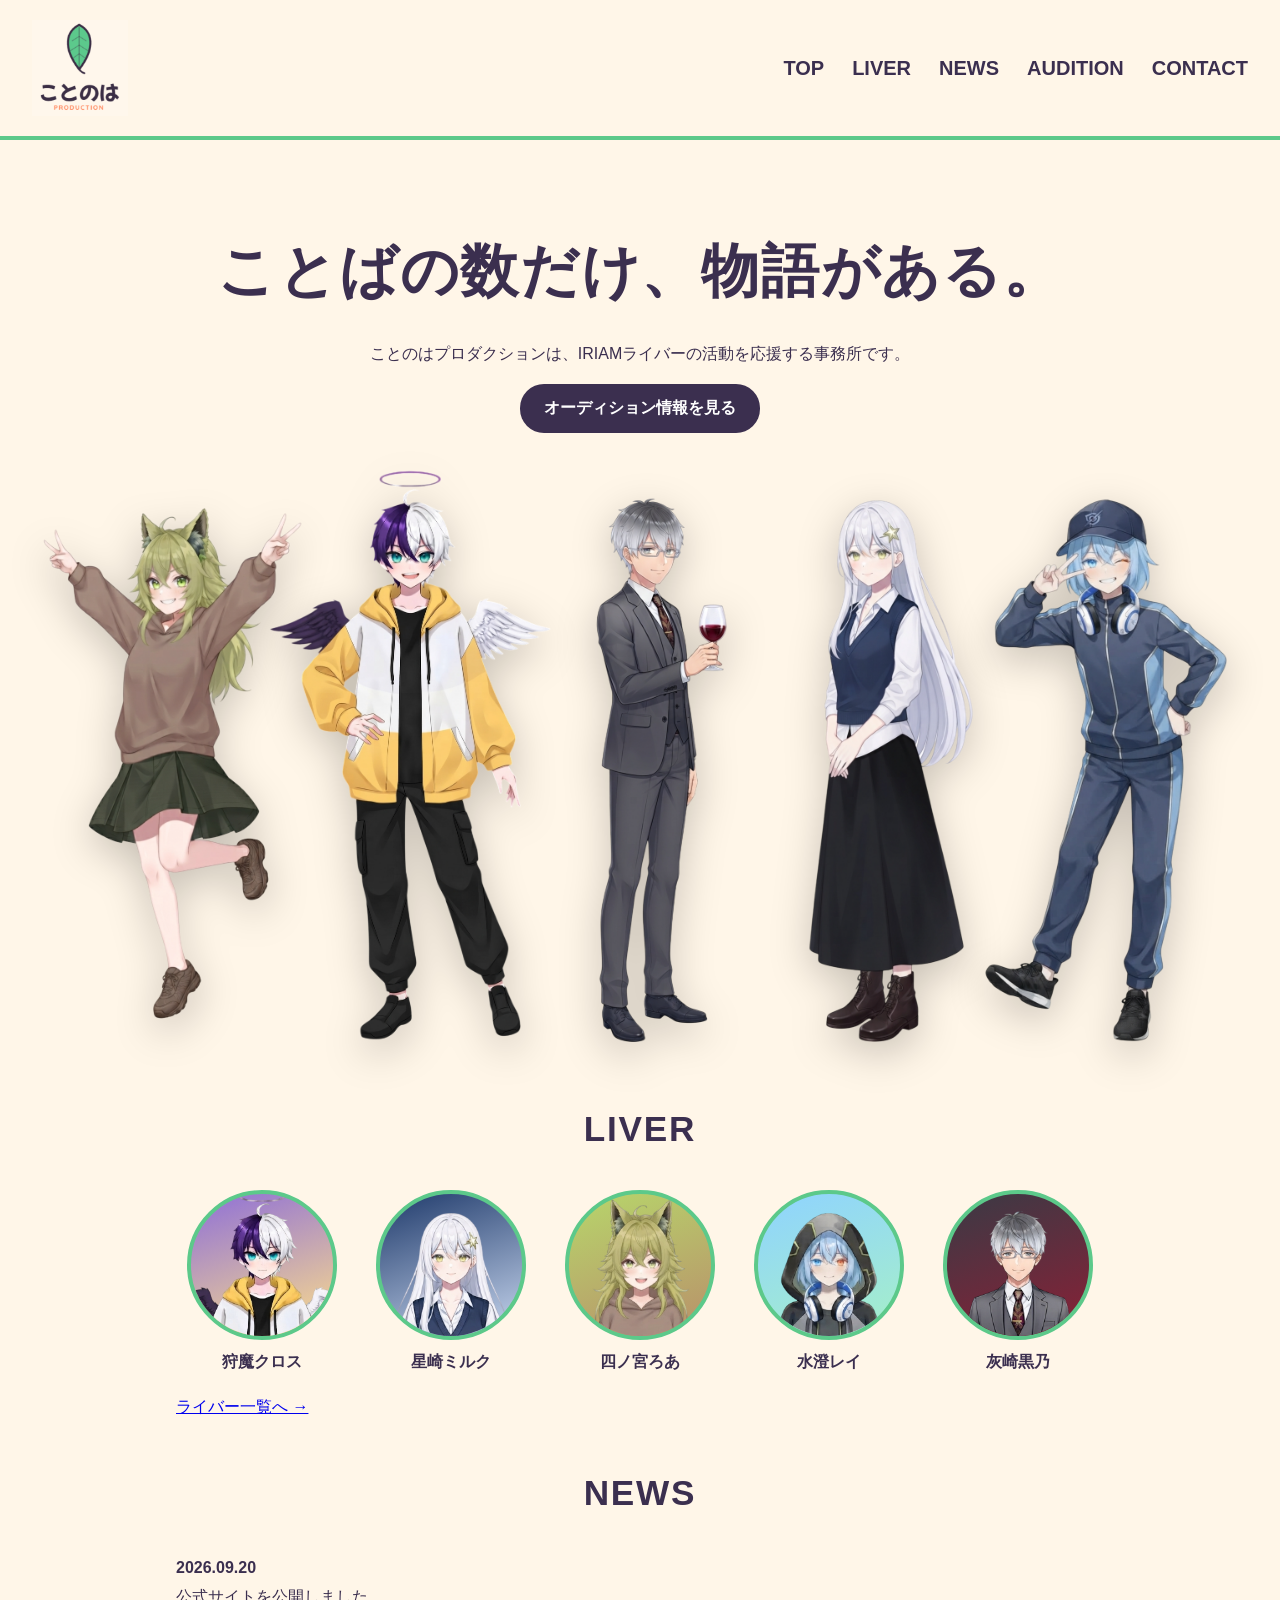
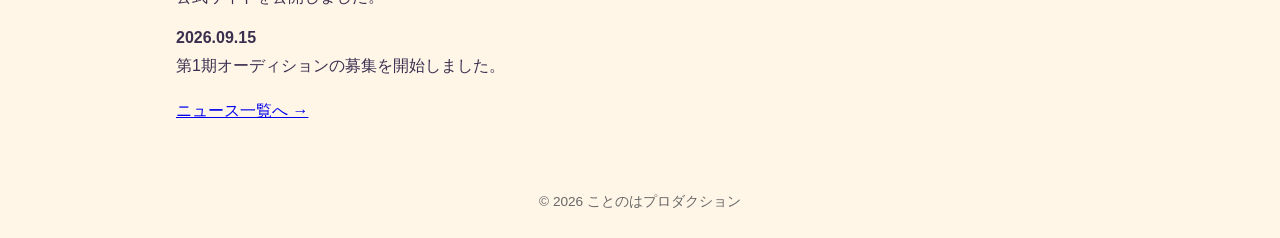
<file: index.html>
<!DOCTYPE html>
<html lang="ja">
<head>
<meta charset="UTF-8">
<meta name="viewport" content="width=device-width, initial-scale=1">
<meta name="google-site-verification" content="cT3nYLEIureT3OY2hs-fy20NwHS9FZTqyyYTFpOXE7c" />
<title>ことのはプロダクション 公式サイト | IRIAMライバー事務所</title>
<meta name="description" content="ことのはプロダクションは、IRIAMライバーが所属する事務所です。所属ライバー紹介、ニュース、オーディション情報を掲載しています。">
<meta property="og:title" content="ことのはプロダクション 公式サイト">
<meta property="og:description" content="IRIAMライバー事務所の公式サイト。">
<meta property="og:type" content="website">
<link rel="icon" href="images/logo.png">
<link rel="stylesheet" href="style.css">
</head>
<body>
<header>
  <a class="logo" href="index.html"><img src="images/logo.png" alt="ことのはプロダクション"></a>
  <nav><ul>
    <li><a href="index.html">TOP</a></li>
    <li><a href="talents.html">LIVER</a></li>
    <li><a href="news.html">NEWS</a></li>
    <li><a href="audition.html">AUDITION</a></li>
    <li><a href="contact.html">CONTACT</a></li>
  </ul></nav>
</header>
<main>
  <section class="hero">
    <h1>ことばの数だけ、物語がある。</h1>
    <p>ことのはプロダクションは、IRIAMライバーの活動を応援する事務所です。</p>
    <a class="btn" href="audition.html">オーディション情報を見る</a>
    <div class="collage">
      <img src="images/shinomiya-roa-jump.png" alt="四ノ宮ろあ">
      <img src="images/karuma-kurosu-collage.png" alt="狩魔クロス">
      <img src="images/haizaki-kurono-side.png" alt="灰崎黒乃">
      <img src="images/hoshizaki-milk-side.png" alt="星崎ミルク">
      <img src="images/mizumi-rei-jersey.png" alt="水澄レイ">
    </div>
  </section>
  <h2 class="section-title">LIVER</h2>
  <div class="icons">
    <a class="icon-link theme-kurosu" href="talent-kurosu.html"><div class="icon"><img src="images/karuma-kurosu.png" alt="狩魔クロス"></div>狩魔クロス</a>
    <a class="icon-link theme-milk" href="talent-milk.html"><div class="icon"><img src="images/hoshizaki-milk.png" alt="星崎ミルク"></div>星崎ミルク</a>
    <a class="icon-link theme-roa" href="talent-roa.html"><div class="icon"><img src="images/shinomiya-roa.png" alt="四ノ宮ろあ"></div>四ノ宮ろあ</a>
    <a class="icon-link theme-rei" href="talent-rei.html"><div class="icon"><img src="images/mizumi-rei.png" alt="水澄レイ"></div>水澄レイ</a>
    <a class="icon-link theme-haizaki" href="talent-haizaki.html"><div class="icon"><img src="images/haizaki-kurono.png" alt="灰崎黒乃"></div>灰崎黒乃</a>
  </div>
  <p><a href="talents.html">ライバー一覧へ →</a></p>
  <h2 class="section-title">NEWS</h2>
  <dl class="news">
    <dt>2026.09.20</dt><dd>公式サイトを公開しました。</dd>
    <dt>2026.09.15</dt><dd>第1期オーディションの募集を開始しました。</dd>
  </dl>
  <p><a href="news.html">ニュース一覧へ →</a></p>
</main>
<footer>&copy; 2026 ことのはプロダクション</footer>
</body>
</html>
</file>
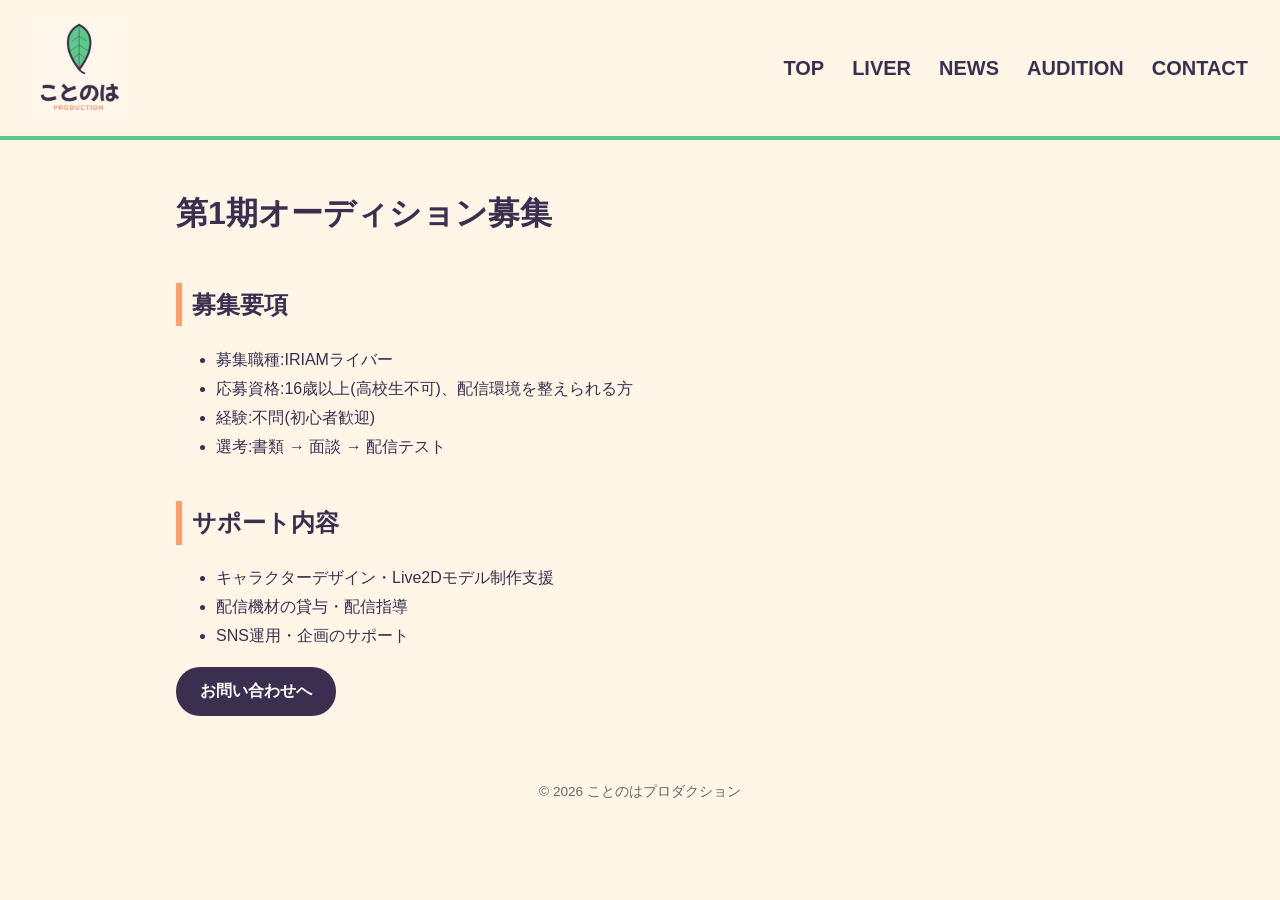
<file: audition.html>
<!DOCTYPE html>
<html lang="ja">
<head>
<meta charset="UTF-8">
<meta name="viewport" content="width=device-width, initial-scale=1">
<title>オーディション募集 | ことのはプロダクション</title>
<meta name="description" content="ことのはプロダクションの第1期IRIAMライバーオーディションの募集要項です。">
<meta property="og:title" content="オーディション募集 | ことのはプロダクション">
<meta property="og:type" content="website">
<link rel="icon" href="images/logo.png">
<link rel="stylesheet" href="style.css">
</head>
<body>
<header>
  <a class="logo" href="index.html"><img src="images/logo.png" alt="ことのはプロダクション"></a>
  <nav><ul>
    <li><a href="index.html">TOP</a></li>
    <li><a href="talents.html">LIVER</a></li>
    <li><a href="news.html">NEWS</a></li>
    <li><a href="audition.html">AUDITION</a></li>
    <li><a href="contact.html">CONTACT</a></li>
  </ul></nav>
</header>
<main>
  <h1>第1期オーディション募集</h1>
  <h2>募集要項</h2>
  <ul>
    <li>募集職種:IRIAMライバー</li>
    <li>応募資格:16歳以上(高校生不可)、配信環境を整えられる方</li>
    <li>経験:不問(初心者歓迎)</li>
    <li>選考:書類 → 面談 → 配信テスト</li>
  </ul>
  <h2>サポート内容</h2>
  <ul>
    <li>キャラクターデザイン・Live2Dモデル制作支援</li>
    <li>配信機材の貸与・配信指導</li>
    <li>SNS運用・企画のサポート</li>
  </ul>
  <p><a class="btn" href="contact.html">お問い合わせへ</a></p>
</main>
<footer>&copy; 2026 ことのはプロダクション</footer>
</body>
</html>
</file>
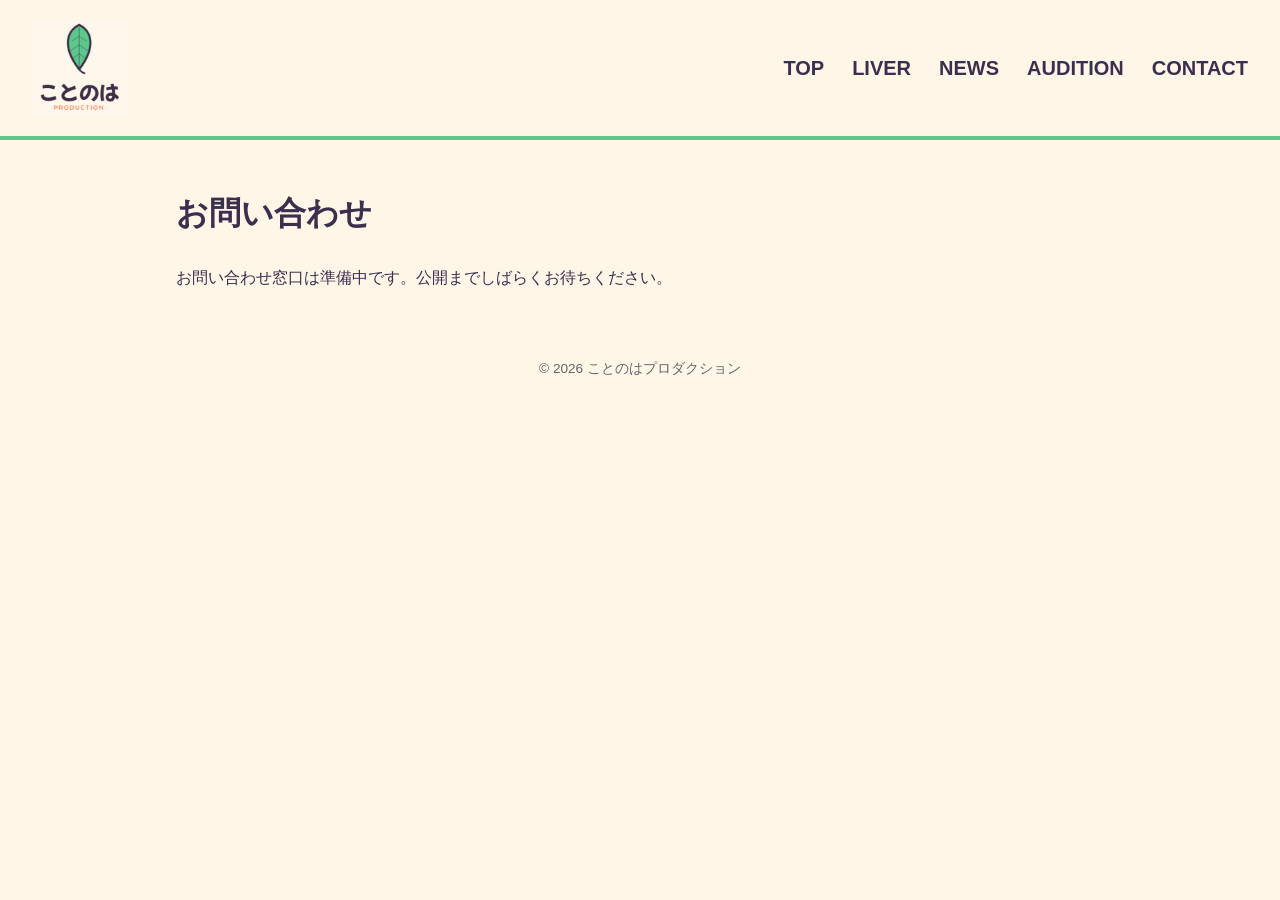
<file: contact.html>
<!DOCTYPE html>
<html lang="ja">
<head>
<meta charset="UTF-8">
<meta name="viewport" content="width=device-width, initial-scale=1">
<title>お問い合わせ | ことのはプロダクション</title>
<meta name="description" content="ことのはプロダクションへのお問い合わせページです。">
<meta property="og:title" content="お問い合わせ | ことのはプロダクション">
<meta property="og:type" content="website">
<link rel="icon" href="images/logo.png">
<link rel="stylesheet" href="style.css">
</head>
<body>
<header>
  <a class="logo" href="index.html"><img src="images/logo.png" alt="ことのはプロダクション"></a>
  <nav><ul>
    <li><a href="index.html">TOP</a></li>
    <li><a href="talents.html">LIVER</a></li>
    <li><a href="news.html">NEWS</a></li>
    <li><a href="audition.html">AUDITION</a></li>
    <li><a href="contact.html">CONTACT</a></li>
  </ul></nav>
</header>
<main>
  <h1>お問い合わせ</h1>
  <p>お問い合わせ窓口は準備中です。公開までしばらくお待ちください。</p>
</main>
<footer>&copy; 2026 ことのはプロダクション</footer>
</body>
</html>
</file>
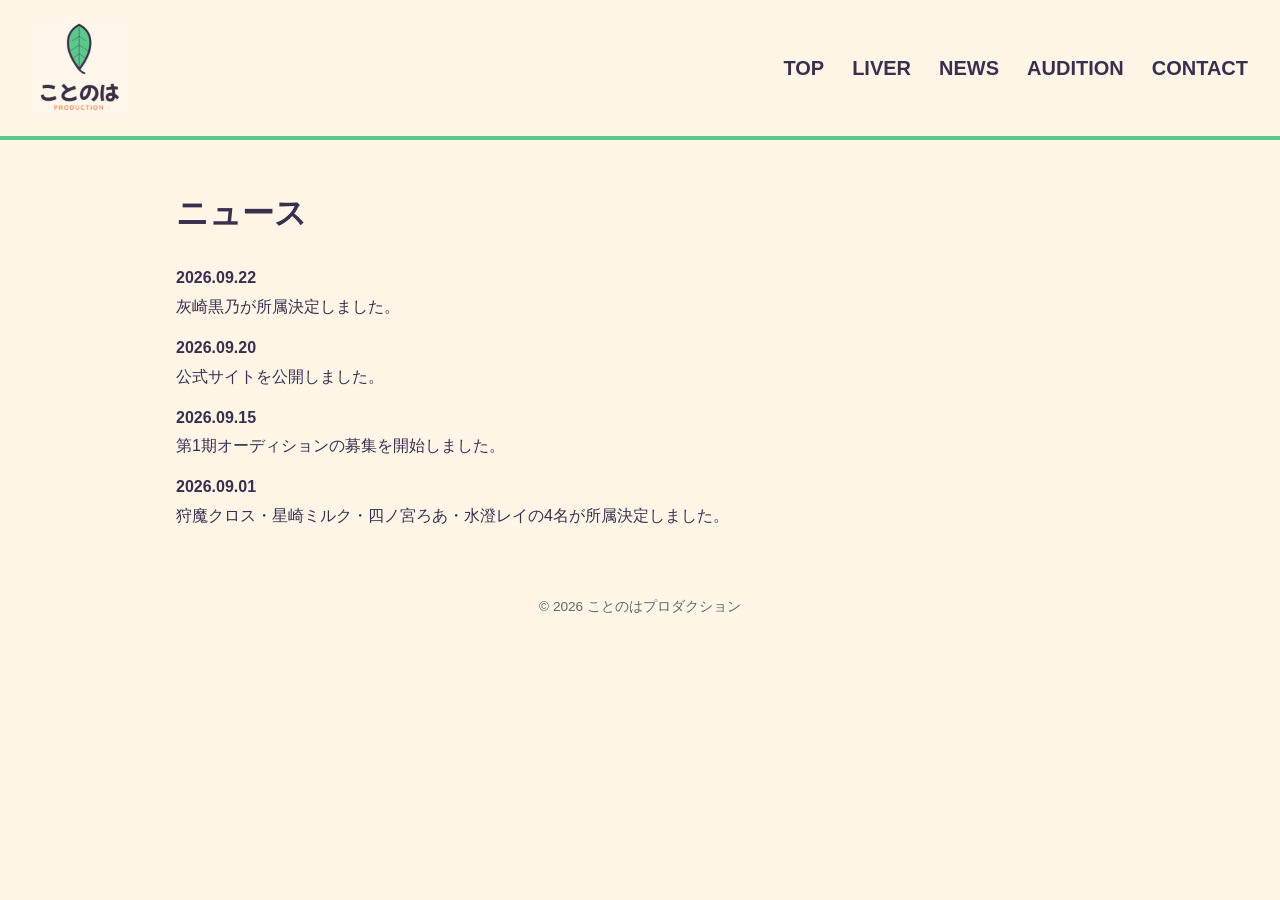
<file: news.html>
<!DOCTYPE html>
<html lang="ja">
<head>
<meta charset="UTF-8">
<meta name="viewport" content="width=device-width, initial-scale=1">
<title>ニュース | ことのはプロダクション</title>
<meta name="description" content="ことのはプロダクションからのお知らせ・ニュース一覧です。">
<meta property="og:title" content="ニュース | ことのはプロダクション">
<meta property="og:type" content="website">
<link rel="icon" href="images/logo.png">
<link rel="stylesheet" href="style.css">
</head>
<body>
<header>
  <a class="logo" href="index.html"><img src="images/logo.png" alt="ことのはプロダクション"></a>
  <nav><ul>
    <li><a href="index.html">TOP</a></li>
    <li><a href="talents.html">LIVER</a></li>
    <li><a href="news.html">NEWS</a></li>
    <li><a href="audition.html">AUDITION</a></li>
    <li><a href="contact.html">CONTACT</a></li>
  </ul></nav>
</header>
<main>
  <h1>ニュース</h1>
  <dl class="news">
    <dt>2026.09.22</dt><dd>灰崎黒乃が所属決定しました。</dd>
    <dt>2026.09.20</dt><dd>公式サイトを公開しました。</dd>
    <dt>2026.09.15</dt><dd>第1期オーディションの募集を開始しました。</dd>
    <dt>2026.09.01</dt><dd>狩魔クロス・星崎ミルク・四ノ宮ろあ・水澄レイの4名が所属決定しました。</dd>
  </dl>
</main>
<footer>&copy; 2026 ことのはプロダクション</footer>
</body>
</html>
</file>
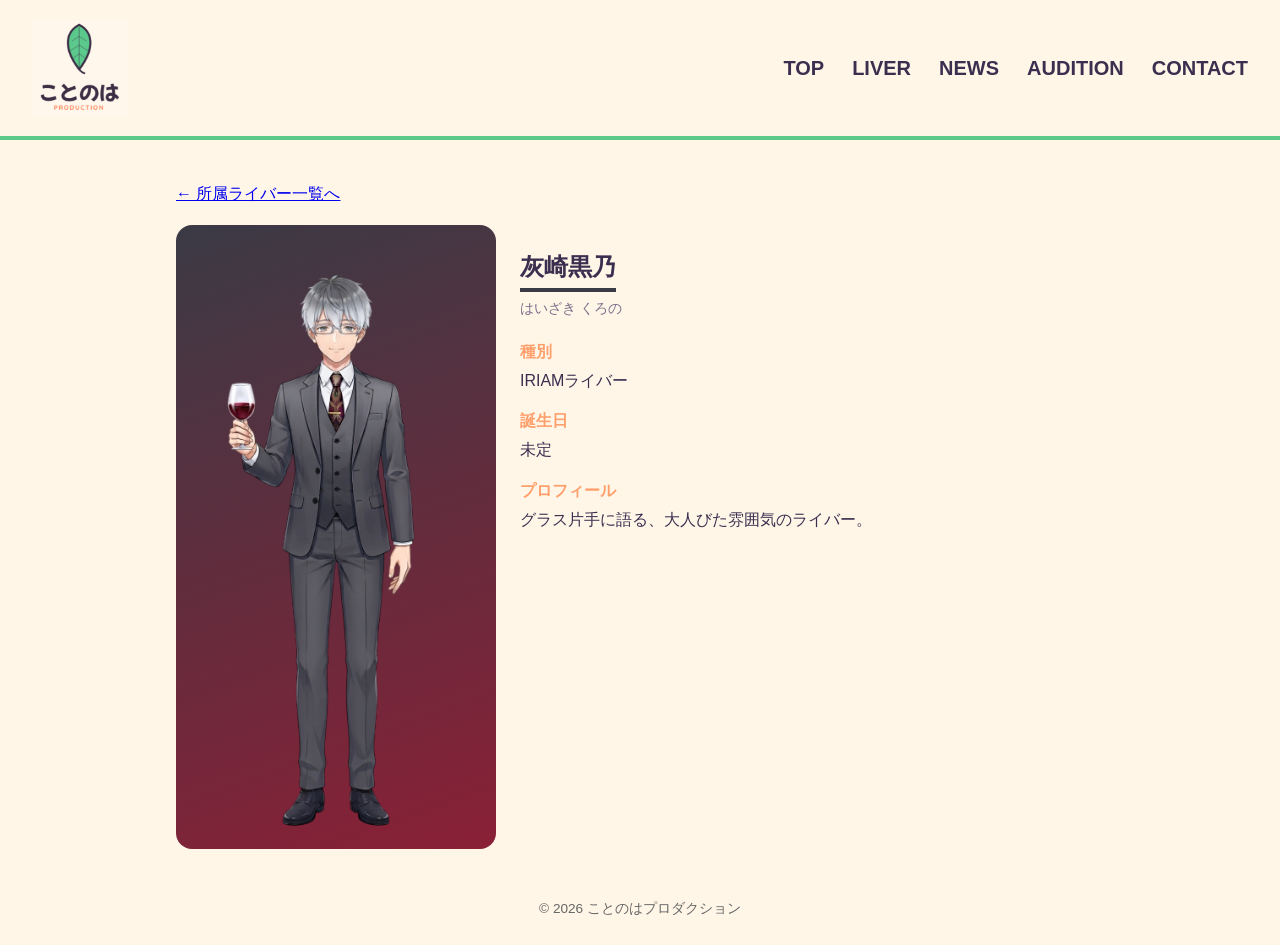
<file: talent-haizaki.html>
<!DOCTYPE html>
<html lang="ja">
<head>
<meta charset="UTF-8">
<meta name="viewport" content="width=device-width, initial-scale=1">
<title>灰崎黒乃 | ことのはプロダクション</title>
<meta name="description" content="ことのはプロダクション所属のIRIAMライバー、灰崎黒乃のプロフィールです。">
<meta property="og:title" content="灰崎黒乃 | ことのはプロダクション">
<meta property="og:type" content="website">
<link rel="icon" href="images/logo.png">
<link rel="stylesheet" href="style.css">
</head>
<body>
<header>
  <a class="logo" href="index.html"><img src="images/logo.png" alt="ことのはプロダクション"></a>
  <nav><ul>
    <li><a href="index.html">TOP</a></li>
    <li><a href="talents.html">LIVER</a></li>
    <li><a href="news.html">NEWS</a></li>
    <li><a href="audition.html">AUDITION</a></li>
    <li><a href="contact.html">CONTACT</a></li>
  </ul></nav>
</header>
<main>
  <p><a href="talents.html">← 所属ライバー一覧へ</a></p>
  <article class="profile theme-haizaki">
    <div class="figure"><img src="images/haizaki-kurono.png" alt="灰崎黒乃の立ち絵(銀髪に眼鏡、グレーの三つ揃いスーツでワイングラスを手にした男性)"></div>
    <div>
      <h1>灰崎黒乃</h1>
      <p class="reading">はいざき くろの</p>
      <dl>
        <dt>種別</dt><dd>IRIAMライバー</dd>
        <dt>誕生日</dt><dd>未定</dd>
        <dt>プロフィール</dt><dd>グラス片手に語る、大人びた雰囲気のライバー。</dd>
      </dl>
    </div>
  </article>
</main>
<footer>&copy; 2026 ことのはプロダクション</footer>
</body>
</html>
</file>
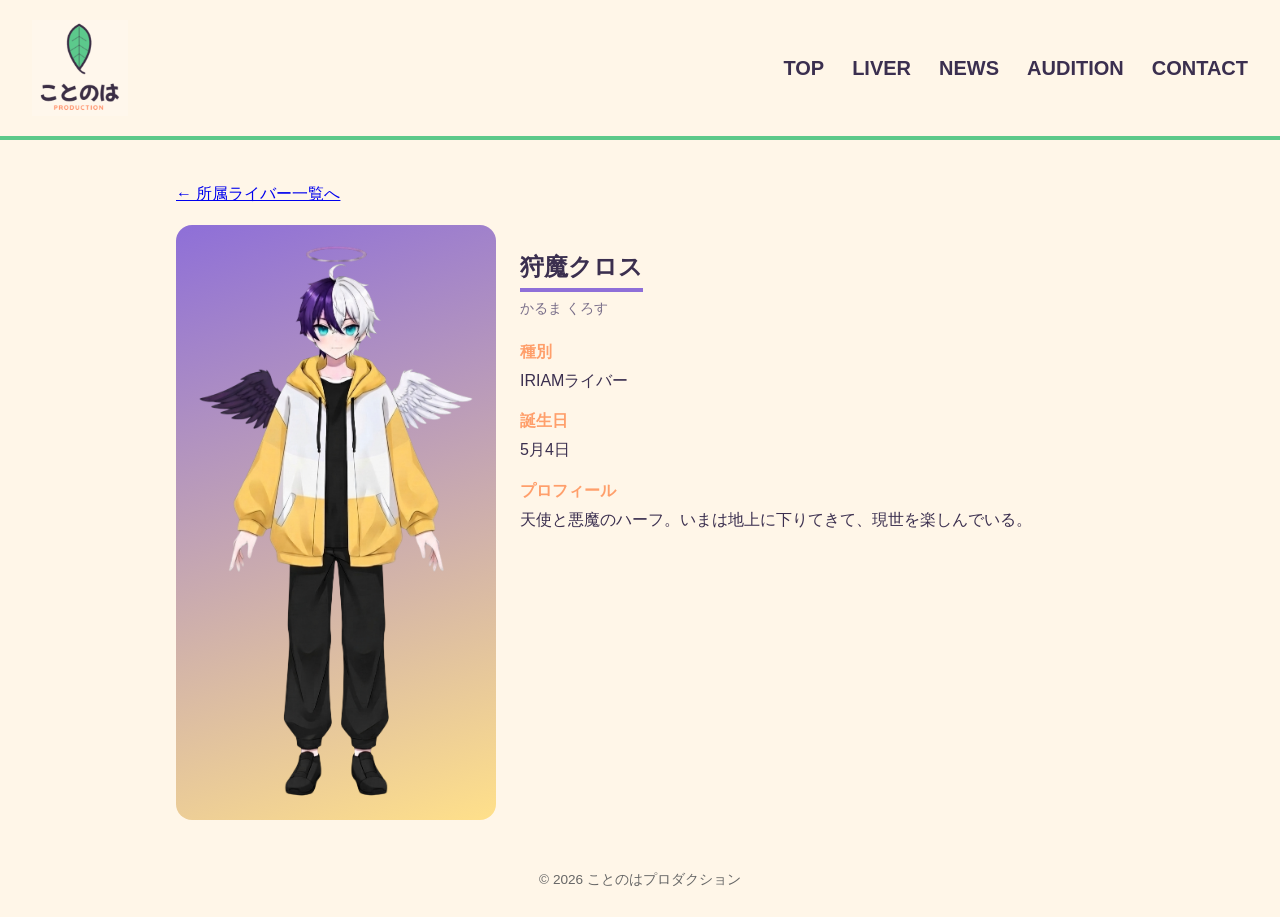
<file: talent-kurosu.html>
<!DOCTYPE html>
<html lang="ja">
<head>
<meta charset="UTF-8">
<meta name="viewport" content="width=device-width, initial-scale=1">
<title>狩魔クロス | ことのはプロダクション</title>
<meta name="description" content="ことのはプロダクション所属のIRIAMライバー、狩魔クロスのプロフィールです。">
<meta property="og:title" content="狩魔クロス | ことのはプロダクション">
<meta property="og:type" content="website">
<link rel="icon" href="images/logo.png">
<link rel="stylesheet" href="style.css">
</head>
<body>
<header>
  <a class="logo" href="index.html"><img src="images/logo.png" alt="ことのはプロダクション"></a>
  <nav><ul>
    <li><a href="index.html">TOP</a></li>
    <li><a href="talents.html">LIVER</a></li>
    <li><a href="news.html">NEWS</a></li>
    <li><a href="audition.html">AUDITION</a></li>
    <li><a href="contact.html">CONTACT</a></li>
  </ul></nav>
</header>
<main>
  <p><a href="talents.html">← 所属ライバー一覧へ</a></p>
  <article class="profile theme-kurosu">
    <div class="figure"><img src="images/karuma-kurosu.png" alt="狩魔クロスの立ち絵(紫と白の髪に天使の輪、黄色いパーカーの少年)"></div>
    <div>
      <h1>狩魔クロス</h1>
      <p class="reading">かるま くろす</p>
      <dl>
        <dt>種別</dt><dd>IRIAMライバー</dd>
        <dt>誕生日</dt><dd>5月4日</dd>
        <dt>プロフィール</dt><dd>天使と悪魔のハーフ。いまは地上に下りてきて、現世を楽しんでいる。</dd>
      </dl>
    </div>
  </article>
</main>
<footer>&copy; 2026 ことのはプロダクション</footer>
</body>
</html>
</file>
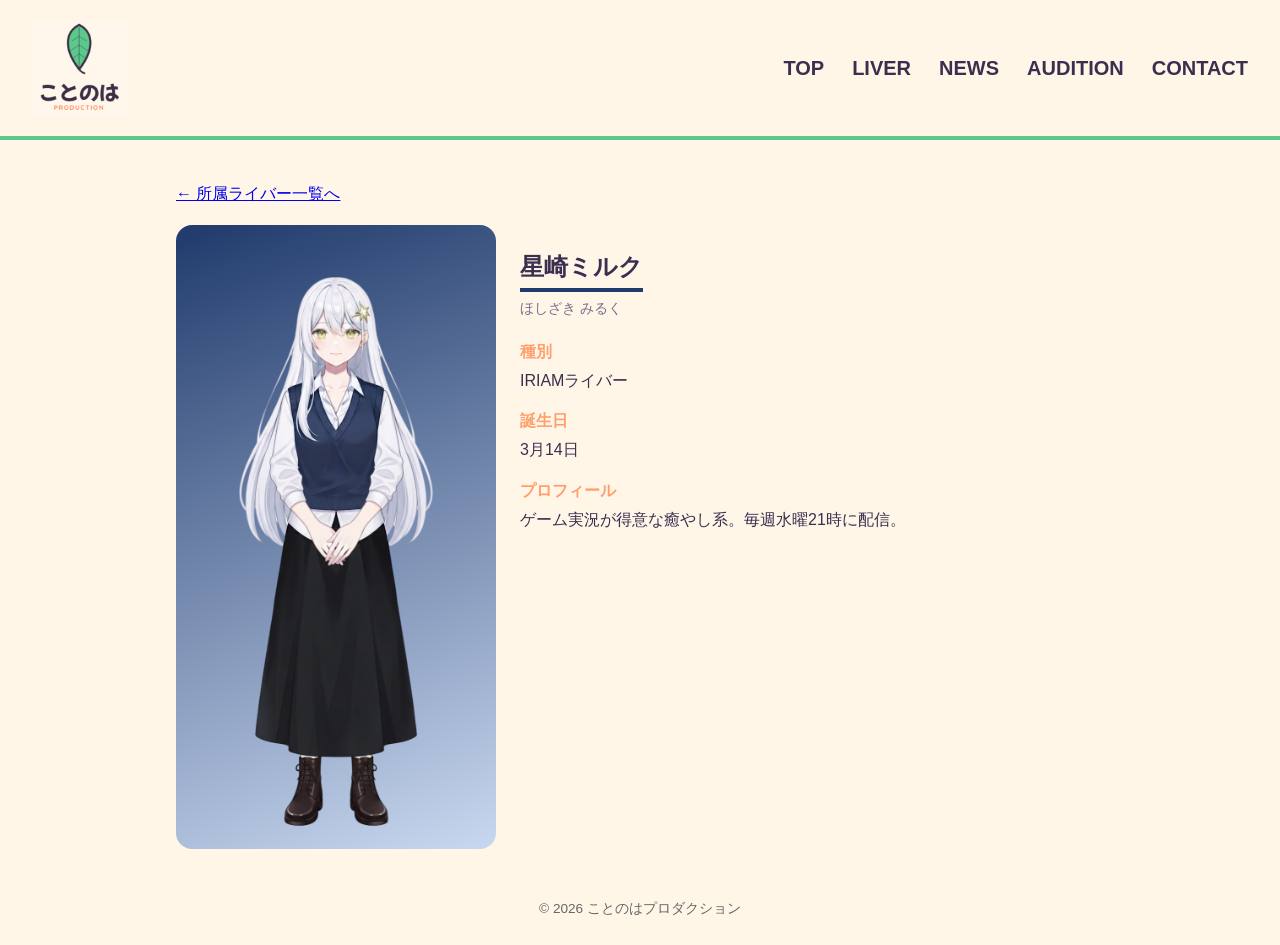
<file: talent-milk.html>
<!DOCTYPE html>
<html lang="ja">
<head>
<meta charset="UTF-8">
<meta name="viewport" content="width=device-width, initial-scale=1">
<title>星崎ミルク | ことのはプロダクション</title>
<meta name="description" content="ことのはプロダクション所属のIRIAMライバー、星崎ミルクのプロフィールです。">
<meta property="og:title" content="星崎ミルク | ことのはプロダクション">
<meta property="og:type" content="website">
<link rel="icon" href="images/logo.png">
<link rel="stylesheet" href="style.css">
</head>
<body>
<header>
  <a class="logo" href="index.html"><img src="images/logo.png" alt="ことのはプロダクション"></a>
  <nav><ul>
    <li><a href="index.html">TOP</a></li>
    <li><a href="talents.html">LIVER</a></li>
    <li><a href="news.html">NEWS</a></li>
    <li><a href="audition.html">AUDITION</a></li>
    <li><a href="contact.html">CONTACT</a></li>
  </ul></nav>
</header>
<main>
  <p><a href="talents.html">← 所属ライバー一覧へ</a></p>
  <article class="profile theme-milk">
    <div class="figure"><img src="images/hoshizaki-milk.png" alt="星崎ミルクの立ち絵(銀髪ロングに星の髪飾り、ネイビーのベストの女性)"></div>
    <div>
      <h1>星崎ミルク</h1>
      <p class="reading">ほしざき みるく</p>
      <dl>
        <dt>種別</dt><dd>IRIAMライバー</dd>
        <dt>誕生日</dt><dd>3月14日</dd>
        <dt>プロフィール</dt><dd>ゲーム実況が得意な癒やし系。毎週水曜21時に配信。</dd>
      </dl>
    </div>
  </article>
</main>
<footer>&copy; 2026 ことのはプロダクション</footer>
</body>
</html>
</file>
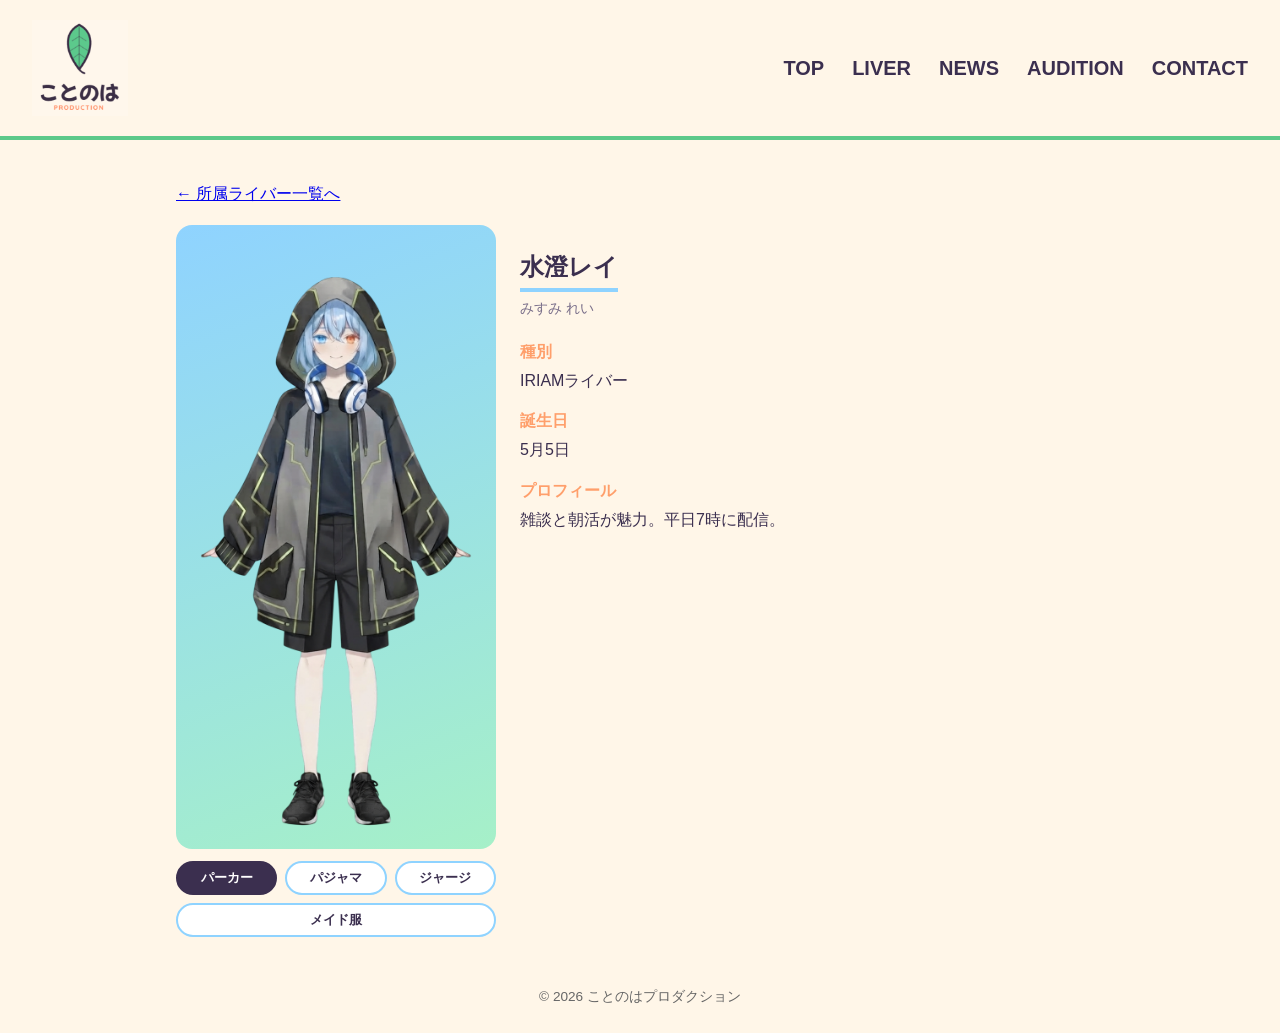
<file: talent-rei.html>
<!DOCTYPE html>
<html lang="ja">
<head>
<meta charset="UTF-8">
<meta name="viewport" content="width=device-width, initial-scale=1">
<title>水澄レイ | ことのはプロダクション</title>
<meta name="description" content="ことのはプロダクション所属のIRIAMライバー、水澄レイのプロフィールです。">
<meta property="og:title" content="水澄レイ | ことのはプロダクション">
<meta property="og:type" content="website">
<link rel="icon" href="images/logo.png">
<link rel="stylesheet" href="style.css">
</head>
<body>
<header>
  <a class="logo" href="index.html"><img src="images/logo.png" alt="ことのはプロダクション"></a>
  <nav><ul>
    <li><a href="index.html">TOP</a></li>
    <li><a href="talents.html">LIVER</a></li>
    <li><a href="news.html">NEWS</a></li>
    <li><a href="audition.html">AUDITION</a></li>
    <li><a href="contact.html">CONTACT</a></li>
  </ul></nav>
</header>
<main>
  <p><a href="talents.html">← 所属ライバー一覧へ</a></p>
  <article class="profile theme-rei">
    <div class="figure-wrap">
      <div class="figure"><img id="figure-img" src="images/mizumi-rei.png" alt="水澄レイの立ち絵(水色の髪にオッドアイ、ヘッドホンとフード付きジャケット)"></div>
      <div class="outfits" aria-label="衣装の切り替え">
        <button type="button" data-src="images/mizumi-rei.png" data-alt="水澄レイの立ち絵(水色の髪にオッドアイ、ヘッドホンとフード付きジャケット)" aria-pressed="true">パーカー</button>
        <button type="button" data-src="images/mizumi-rei-pajama.png" data-alt="水澄レイの立ち絵(羊柄のパジャマとナイトキャップ)" aria-pressed="false">パジャマ</button>
        <button type="button" data-src="images/mizumi-rei-jersey.png" data-alt="水澄レイの立ち絵(キャップにヘッドホン、紺のジャージでウインク)" aria-pressed="false">ジャージ</button>
        <button type="button" data-src="images/mizumi-rei-maid.png" data-alt="水澄レイの立ち絵(黒白のメイド服)" aria-pressed="false">メイド服</button>
      </div>
    </div>
    <div>
      <h1>水澄レイ</h1>
      <p class="reading">みすみ れい</p>
      <dl>
        <dt>種別</dt><dd>IRIAMライバー</dd>
        <dt>誕生日</dt><dd>5月5日</dd>
        <dt>プロフィール</dt><dd>雑談と朝活が魅力。平日7時に配信。</dd>
      </dl>
    </div>
  </article>
</main>
<script>
var img=document.getElementById("figure-img");
document.querySelectorAll(".outfits button").forEach(function(b){
  b.addEventListener("click",function(){
    img.src=b.dataset.src; img.alt=b.dataset.alt;
    document.querySelectorAll(".outfits button").forEach(function(x){x.setAttribute("aria-pressed",x===b)});
  });
});
</script>
<footer>&copy; 2026 ことのはプロダクション</footer>
</body>
</html>
</file>
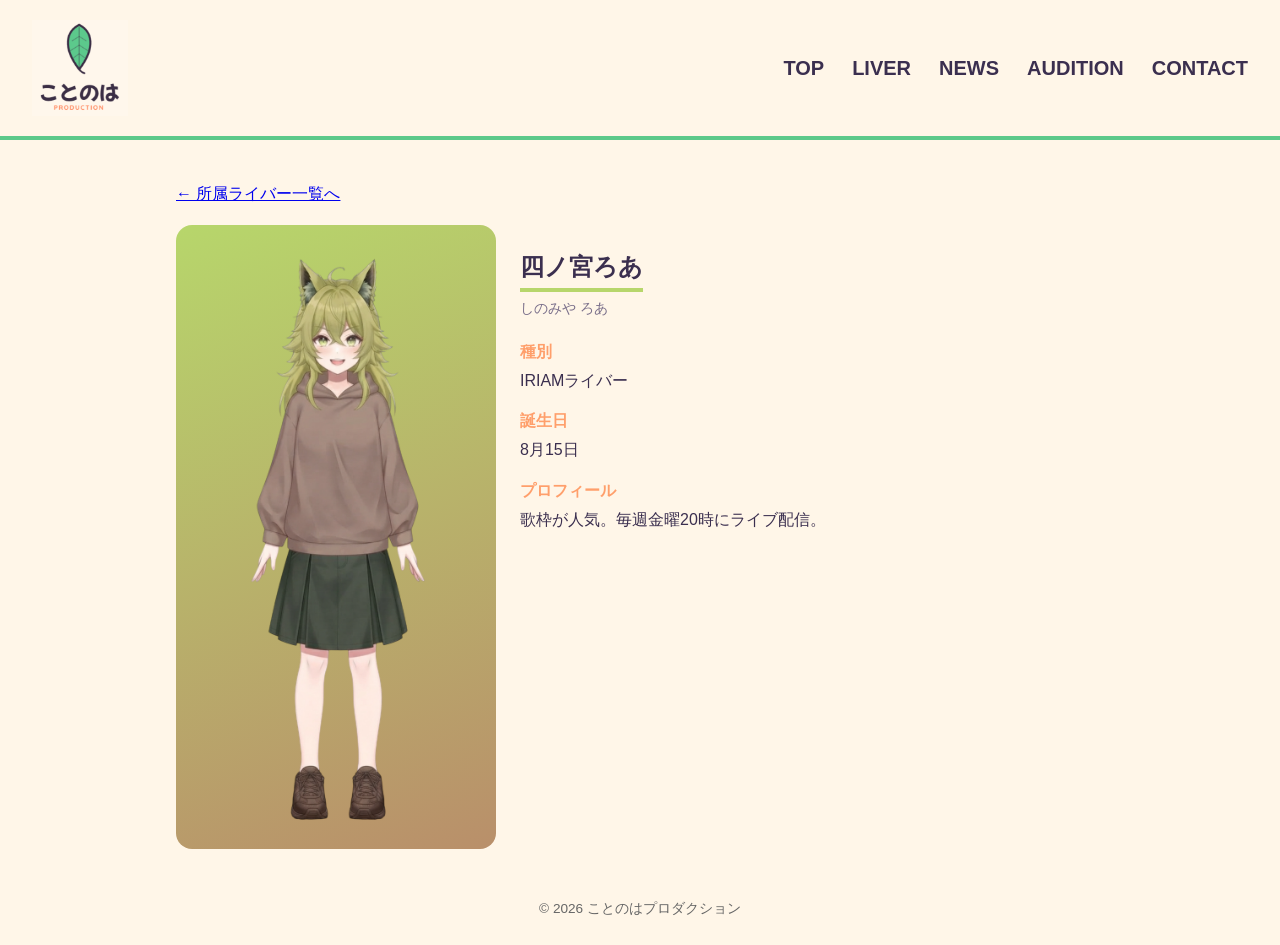
<file: talent-roa.html>
<!DOCTYPE html>
<html lang="ja">
<head>
<meta charset="UTF-8">
<meta name="viewport" content="width=device-width, initial-scale=1">
<title>四ノ宮ろあ | ことのはプロダクション</title>
<meta name="description" content="ことのはプロダクション所属のIRIAMライバー、四ノ宮ろあのプロフィールです。">
<meta property="og:title" content="四ノ宮ろあ | ことのはプロダクション">
<meta property="og:type" content="website">
<link rel="icon" href="images/logo.png">
<link rel="stylesheet" href="style.css">
</head>
<body>
<header>
  <a class="logo" href="index.html"><img src="images/logo.png" alt="ことのはプロダクション"></a>
  <nav><ul>
    <li><a href="index.html">TOP</a></li>
    <li><a href="talents.html">LIVER</a></li>
    <li><a href="news.html">NEWS</a></li>
    <li><a href="audition.html">AUDITION</a></li>
    <li><a href="contact.html">CONTACT</a></li>
  </ul></nav>
</header>
<main>
  <p><a href="talents.html">← 所属ライバー一覧へ</a></p>
  <article class="profile theme-roa">
    <div class="figure"><img src="images/shinomiya-roa.png" alt="四ノ宮ろあの立ち絵(黄緑の髪にけもの耳、茶色いパーカーの女性)"></div>
    <div>
      <h1>四ノ宮ろあ</h1>
      <p class="reading">しのみや ろあ</p>
      <dl>
        <dt>種別</dt><dd>IRIAMライバー</dd>
        <dt>誕生日</dt><dd>8月15日</dd>
        <dt>プロフィール</dt><dd>歌枠が人気。毎週金曜20時にライブ配信。</dd>
      </dl>
    </div>
  </article>
</main>
<footer>&copy; 2026 ことのはプロダクション</footer>
</body>
</html>
</file>
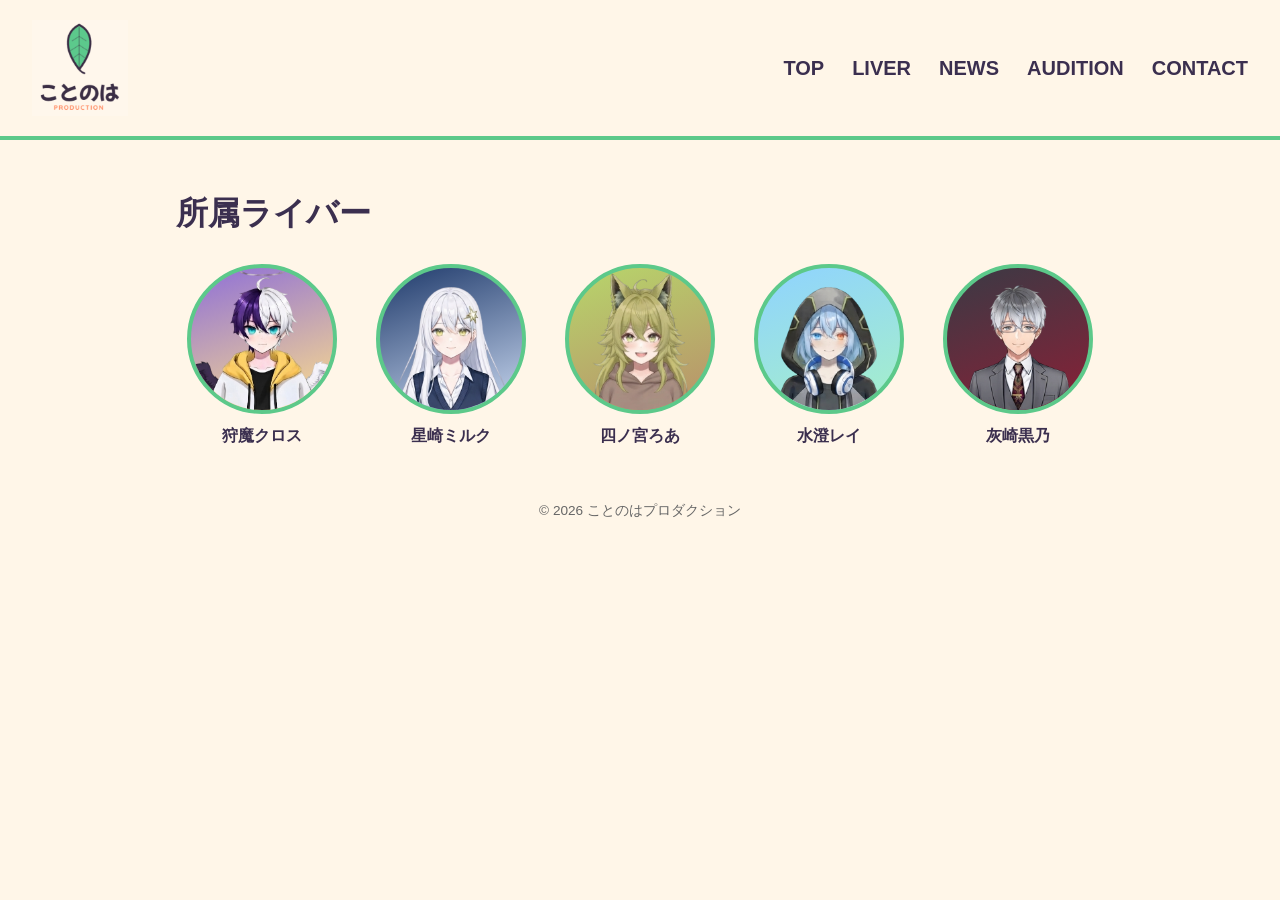
<file: talents.html>
<!DOCTYPE html>
<html lang="ja">
<head>
<meta charset="UTF-8">
<meta name="viewport" content="width=device-width, initial-scale=1">
<title>所属ライバー | ことのはプロダクション</title>
<meta name="description" content="ことのはプロダクションに所属するIRIAMライバーのプロフィール一覧です。">
<meta property="og:title" content="所属ライバー | ことのはプロダクション">
<meta property="og:type" content="website">
<link rel="icon" href="images/logo.png">
<link rel="stylesheet" href="style.css">
</head>
<body>
<header>
  <a class="logo" href="index.html"><img src="images/logo.png" alt="ことのはプロダクション"></a>
  <nav><ul>
    <li><a href="index.html">TOP</a></li>
    <li><a href="talents.html">LIVER</a></li>
    <li><a href="news.html">NEWS</a></li>
    <li><a href="audition.html">AUDITION</a></li>
    <li><a href="contact.html">CONTACT</a></li>
  </ul></nav>
</header>
<main>
  <h1>所属ライバー</h1>
  <div class="icons">
    <a class="icon-link theme-kurosu" href="talent-kurosu.html"><div class="icon"><img src="images/karuma-kurosu.png" alt="狩魔クロス"></div>狩魔クロス</a>
    <a class="icon-link theme-milk" href="talent-milk.html"><div class="icon"><img src="images/hoshizaki-milk.png" alt="星崎ミルク"></div>星崎ミルク</a>
    <a class="icon-link theme-roa" href="talent-roa.html"><div class="icon"><img src="images/shinomiya-roa.png" alt="四ノ宮ろあ"></div>四ノ宮ろあ</a>
    <a class="icon-link theme-rei" href="talent-rei.html"><div class="icon"><img src="images/mizumi-rei.png" alt="水澄レイ"></div>水澄レイ</a>
    <a class="icon-link theme-haizaki" href="talent-haizaki.html"><div class="icon"><img src="images/haizaki-kurono.png" alt="灰崎黒乃"></div>灰崎黒乃</a>
  </div>
</main>
<footer>&copy; 2026 ことのはプロダクション</footer>
</body>
</html>
</file>
<file: style.css>
:root { --main:#3b2f4f; --accent:#ff9f6b; --bg:#fff6e8; --text:#3b2f4f; }
* { box-sizing:border-box; }
body { margin:0; font-family:"Hiragino Sans","Yu Gothic",Meiryo,sans-serif; color:var(--text); background:var(--bg); line-height:1.8; }
header { background:#fff6e8; color:var(--text); padding:20px 32px; border-bottom:4px solid #5cc98a; display:flex; flex-wrap:wrap; align-items:center; gap:12px 24px; }
header .logo img { height:96px; display:block; }
header nav { margin-left:auto; }
nav ul { list-style:none; display:flex; flex-wrap:wrap; justify-content:flex-end; gap:12px 28px; padding:0; margin:0; }
nav a { color:var(--text); text-decoration:none; font-weight:bold; font-size:1.25rem; }
nav a:hover { text-decoration:underline; }
main { max-width:960px; margin:0 auto; padding:24px 16px; }
.hero { text-align:center; padding:56px 16px 0; }
.hero h1 { margin:0 0 8px; color:var(--main); font-size:3.6rem; letter-spacing:.03em; }
h2 { border-left:6px solid var(--accent); padding-left:10px; margin-top:40px; }
.section-title { text-align:center; font-size:2.2rem; letter-spacing:.05em; border-left:none; padding-left:0; }
.cards { display:grid; grid-template-columns:repeat(auto-fit,minmax(240px,1fr)); gap:16px; }
.card { background:#fff; border-radius:12px; padding:16px; box-shadow:0 2px 8px rgba(0,0,0,.08); }
.card .thumb { height:140px; border-radius:8px; display:flex; align-items:center; justify-content:center; color:#fff; font-size:2rem; margin-bottom:8px; }
.btn { display:inline-block; background:var(--main); color:#fff; padding:10px 24px; border-radius:24px; text-decoration:none; font-weight:bold; }
dl.news dt { font-weight:bold; color:var(--main); }
dl.news dd { margin:0 0 12px; }
footer { text-align:center; padding:24px 16px; font-size:.85rem; color:#666; }
.notice { background:#fff7d6; border:1px solid #f0d878; border-radius:8px; padding:8px 12px; font-size:.9rem; }
.card .thumb.photo { background:#e9e6ff; overflow:hidden; }
.card .thumb.photo img { width:100%; height:100%; object-fit:cover; object-position:50% 12%; }
.card .thumb.full { height:380px; background:#e9e6ff; overflow:hidden; }
.card .thumb.full img { width:100%; height:100%; object-fit:contain; }
.icons { display:grid; grid-template-columns:repeat(auto-fit,minmax(150px,1fr)); gap:24px 16px; justify-items:center; }
.icon-link { display:block; text-align:center; text-decoration:none; color:var(--text); font-weight:bold; }
.icon-link .icon { width:150px; height:150px; border-radius:50%; overflow:hidden; background:#e9e6ff; border:4px solid #5cc98a; margin:0 auto 8px; transition:transform .2s; }
.icon-link:hover .icon { transform:scale(1.06); border-color:var(--accent); }
.icon-link .icon img { width:100%; display:block; transform:scale(1.7); transform-origin:50% 8%; }
.profile { display:grid; grid-template-columns:minmax(200px,320px) 1fr; gap:24px; align-items:start; }
.profile .figure { background:#e9e6ff; border-radius:16px; padding:8px; }
.profile .figure img { width:100%; display:block; }
.profile dl { margin:0; }
.profile dt { font-weight:bold; color:var(--accent); }
.profile dd { margin:0 0 12px; }
@media (max-width:640px) { .profile { grid-template-columns:1fr; } }
.theme-kurosu { --g1:#8e6fd8; --g2:#ffe08a; }
.theme-milk { --g1:#1f3a6b; --g2:#c9d8f0; }
.theme-roa { --g1:#b7d66b; --g2:#b98f6a; }
.theme-rei { --g1:#8fd3ff; --g2:#a6f0c8; }
.theme-haizaki { --g1:#3a3a45; --g2:#8a2036; }
.icon-link[class*="theme-"] .icon { background:linear-gradient(160deg,var(--g1),var(--g2)); }
.profile[class*="theme-"] .figure { background:linear-gradient(160deg,var(--g1),var(--g2)); }
.profile[class*="theme-"] h1 { border-bottom:4px solid var(--g1); display:inline-block; margin-bottom:0; }
.reading { margin:4px 0 16px; color:#7a6f8a; font-size:.9rem; }
.outfits { display:flex; flex-wrap:wrap; gap:8px; margin-top:12px; }
.outfits button { flex:1 1 auto; border:2px solid var(--g1); background:#fff; color:var(--text); border-radius:20px; padding:6px 12px; font-weight:bold; cursor:pointer; font-family:inherit; }
.outfits button[aria-pressed="true"] { background:var(--text); color:#fff; border-color:var(--text); }
.collage { display:flex; justify-content:center; align-items:flex-end; flex-wrap:wrap; margin-top:24px; width:100vw; margin-left:calc(50% - 50vw); }
.collage img { height:600px; object-fit:contain; filter:drop-shadow(0 12px 20px rgba(0,0,0,.22)); opacity:0; transform:translateY(30px); animation:collage-in .9s ease forwards; }
.collage img:not(:first-child) { margin-left:-70px; }
.collage img:nth-child(1) { animation-delay:.1s; }
.collage img:nth-child(2) { animation-delay:.25s; }
.collage img:nth-child(3) { animation-delay:.4s; }
.collage img:nth-child(4) { animation-delay:.55s; }
.collage img:nth-child(5) { animation-delay:.7s; }
@keyframes collage-in { to { opacity:1; transform:translateY(0); } }
@media (max-width:640px) { .collage img { height:300px; } .collage img:not(:first-child) { margin-left:-38px; } .hero h1 { font-size:2.4rem; } }
@media (prefers-reduced-motion: reduce) { .collage img { animation:none; opacity:1; transform:none; } }
</file>
